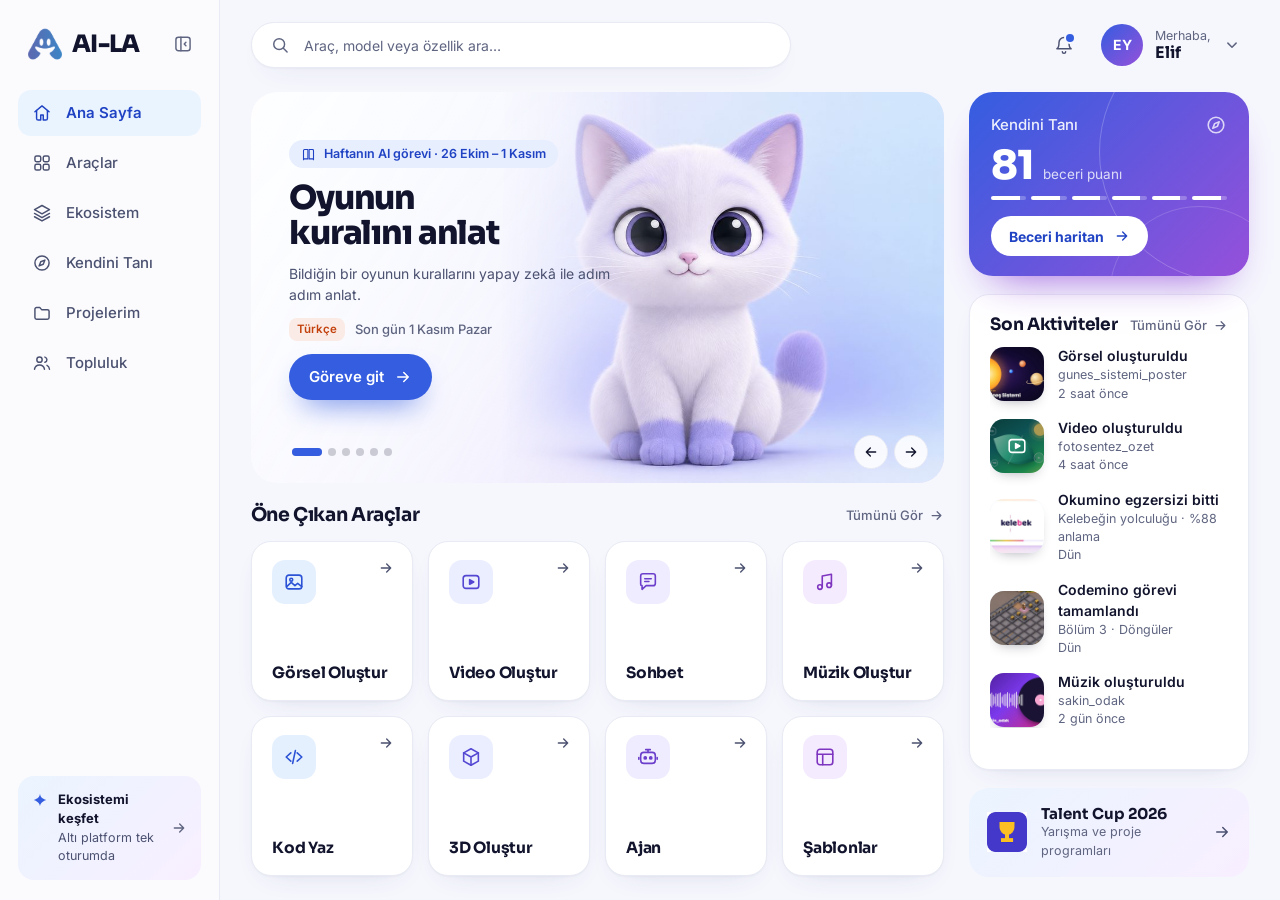
<file: panel.html>
<!doctype html>
<html lang="tr">
<head>
  <meta charset="utf-8" />
  <meta name="viewport" content="width=device-width, initial-scale=1" />
  <meta name="robots" content="noindex" />
  <title>Ana sayfa · AI-LA</title>
  <meta name="theme-color" content="#f6f7fd" />
  <link rel="icon" type="image/png" href="assets/aila-mark.png" />
  <link rel="preconnect" href="https://fonts.googleapis.com" />
  <link rel="preconnect" href="https://fonts.gstatic.com" crossorigin />
  <link href="https://fonts.googleapis.com/css2?family=Inter:wght@400;500;600;700&family=Sora:wght@600;700;800&display=swap" rel="stylesheet" />
  <link rel="stylesheet" href="css/panel.css" />
  <script type="module" src="js/panel.js"></script>
</head>
<body>
<!-- tek çizgi ailesi (24px, 1.75 kalınlık, yuvarlak uç) -->
<svg width="0" height="0" style="position:absolute" aria-hidden="true">
  <defs>
    <symbol id="i-home" viewBox="0 0 24 24" fill="none" stroke="currentColor" stroke-width="1.75" stroke-linecap="round" stroke-linejoin="round"><path d="M3.5 10.5 12 3.5l8.5 7"/><path d="M5.5 9v9.5a2 2 0 0 0 2 2h3v-6h3v6h3a2 2 0 0 0 2-2V9"/></symbol>
    <symbol id="i-grid" viewBox="0 0 24 24" fill="none" stroke="currentColor" stroke-width="1.75" stroke-linecap="round" stroke-linejoin="round"><rect x="3.5" y="3.5" width="7" height="7" rx="2"/><rect x="13.5" y="3.5" width="7" height="7" rx="2"/><rect x="3.5" y="13.5" width="7" height="7" rx="2"/><rect x="13.5" y="13.5" width="7" height="7" rx="2"/></symbol>
    <symbol id="i-layers" viewBox="0 0 24 24" fill="none" stroke="currentColor" stroke-width="1.75" stroke-linecap="round" stroke-linejoin="round"><path d="m12 3 9 5-9 5-9-5z"/><path d="m3 12.5 9 5 9-5M3 16.5l9 5 9-5"/></symbol>
    <symbol id="i-compass" viewBox="0 0 24 24" fill="none" stroke="currentColor" stroke-width="1.75" stroke-linecap="round" stroke-linejoin="round"><circle cx="12" cy="12" r="8.5"/><path d="m15.5 8.5-2 5-5 2 2-5z"/></symbol>
    <symbol id="i-folder" viewBox="0 0 24 24" fill="none" stroke="currentColor" stroke-width="1.75" stroke-linecap="round" stroke-linejoin="round"><path d="M3.5 7.5a2 2 0 0 1 2-2h4l2 2.5h7a2 2 0 0 1 2 2v7.5a2 2 0 0 1-2 2h-13a2 2 0 0 1-2-2z"/></symbol>
    <symbol id="i-people" viewBox="0 0 24 24" fill="none" stroke="currentColor" stroke-width="1.75" stroke-linecap="round" stroke-linejoin="round"><circle cx="9" cy="8" r="3.2"/><path d="M3 19.5c.6-3.2 3-5 6-5s5.4 1.8 6 5"/><path d="M15.5 4.9a3.2 3.2 0 0 1 0 6.2M18 14.8c1.6.7 2.7 2.2 3 4.7"/></symbol>
    <symbol id="i-search" viewBox="0 0 24 24" fill="none" stroke="currentColor" stroke-width="1.75" stroke-linecap="round" stroke-linejoin="round"><circle cx="11" cy="11" r="6.5"/><path d="m16 16 4.5 4.5"/></symbol>
    <symbol id="i-bell" viewBox="0 0 24 24" fill="none" stroke="currentColor" stroke-width="1.75" stroke-linecap="round" stroke-linejoin="round"><path d="M6 9a6 6 0 1 1 12 0c0 6 2.5 7.5 2.5 7.5h-17S6 15 6 9"/><path d="M10 20a2 2 0 0 0 4 0"/></symbol>
    <symbol id="i-down" viewBox="0 0 24 24" fill="none" stroke="currentColor" stroke-width="2" stroke-linecap="round" stroke-linejoin="round"><path d="m6.5 9.5 5.5 5.5 5.5-5.5"/></symbol>
    <symbol id="i-arrow" viewBox="0 0 24 24" fill="none" stroke="currentColor" stroke-width="2" stroke-linecap="round" stroke-linejoin="round"><path d="M5 12h14M13 6l6 6-6 6"/></symbol>
    <symbol id="i-spark" viewBox="0 0 24 24" fill="currentColor"><path d="M12 2.5c.5 4.6 2.9 7 9.5 9.5-6.6 2.5-9 4.9-9.5 9.5-.5-4.6-2.9-7-9.5-9.5 6.6-2.5 9-4.9 9.5-9.5z"/></symbol>
    <symbol id="i-image" viewBox="0 0 24 24" fill="none" stroke="currentColor" stroke-width="1.75" stroke-linecap="round" stroke-linejoin="round"><rect x="3.5" y="4.5" width="17" height="15" rx="3"/><circle cx="9" cy="9.5" r="1.6"/><path d="m4 17 5-4.5 4 3.5 3-2.5 4.5 3.5"/></symbol>
    <symbol id="i-video" viewBox="0 0 24 24" fill="none" stroke="currentColor" stroke-width="1.75" stroke-linecap="round" stroke-linejoin="round"><rect x="3.5" y="5" width="17" height="14" rx="3"/><path d="M10.5 9.5v5l4.5-2.5z" fill="currentColor"/></symbol>
    <symbol id="i-chat" viewBox="0 0 24 24" fill="none" stroke="currentColor" stroke-width="1.75" stroke-linecap="round" stroke-linejoin="round"><path d="M4 5.5A2.5 2.5 0 0 1 6.5 3h11A2.5 2.5 0 0 1 20 5.5v8a2.5 2.5 0 0 1-2.5 2.5H10l-4.5 4v-4A1.5 1.5 0 0 1 4 14.5z"/><path d="M8.5 8.5h7M8.5 11.5h4.5"/></symbol>
    <symbol id="i-music" viewBox="0 0 24 24" fill="none" stroke="currentColor" stroke-width="1.75" stroke-linecap="round" stroke-linejoin="round"><path d="M9 17.5V5.5l10-2v12"/><circle cx="6.5" cy="17.5" r="2.5"/><circle cx="16.5" cy="15.5" r="2.5"/></symbol>
    <symbol id="i-code" viewBox="0 0 24 24" fill="none" stroke="currentColor" stroke-width="1.75" stroke-linecap="round" stroke-linejoin="round"><path d="m8.5 7.5-5 4.5 5 4.5M15.5 7.5l5 4.5-5 4.5M13.5 5l-3 14"/></symbol>
    <symbol id="i-cube" viewBox="0 0 24 24" fill="none" stroke="currentColor" stroke-width="1.75" stroke-linecap="round" stroke-linejoin="round"><path d="m12 3 8 4.5v9L12 21l-8-4.5v-9z"/><path d="m4 7.5 8 4.5 8-4.5M12 12v9"/></symbol>
    <symbol id="i-agent" viewBox="0 0 24 24" fill="none" stroke="currentColor" stroke-width="1.75" stroke-linecap="round" stroke-linejoin="round"><rect x="4" y="7" width="16" height="12" rx="3.5"/><path d="M12 7V4M9.5 4h5"/><circle cx="9" cy="13" r="1.2" fill="currentColor"/><circle cx="15" cy="13" r="1.2" fill="currentColor"/><path d="M2 12.5v2M22 12.5v2"/></symbol>
    <symbol id="i-template" viewBox="0 0 24 24" fill="none" stroke="currentColor" stroke-width="1.75" stroke-linecap="round" stroke-linejoin="round"><rect x="3.5" y="3.5" width="17" height="17" rx="3"/><path d="M3.5 9h17M9.5 9v11.5"/></symbol>
    <symbol id="i-book" viewBox="0 0 24 24" fill="none" stroke="currentColor" stroke-width="1.75" stroke-linecap="round" stroke-linejoin="round"><path d="M4 5.5A1.5 1.5 0 0 1 5.5 4H11v15H5.5A1.5 1.5 0 0 0 4 20.5z"/><path d="M20 5.5A1.5 1.5 0 0 0 18.5 4H13v15h5.5a1.5 1.5 0 0 1 1.5 1.5z"/></symbol>
    <symbol id="i-heart" viewBox="0 0 24 24" fill="none" stroke="currentColor" stroke-width="1.75" stroke-linecap="round" stroke-linejoin="round"><path d="M12 20s-7.5-4.6-7.5-10.2A4.3 4.3 0 0 1 12 7.3a4.3 4.3 0 0 1 7.5 2.5C19.5 15.4 12 20 12 20z"/></symbol>
    <symbol id="i-wand" viewBox="0 0 24 24" fill="none" stroke="currentColor" stroke-width="1.75" stroke-linecap="round" stroke-linejoin="round"><path d="m4 20 11-11M14 4v3M19.5 9.5h-3M17.5 5.5l-2 2M18 14v2M19 15h-2"/></symbol>
    <symbol id="i-mic" viewBox="0 0 24 24" fill="none" stroke="currentColor" stroke-width="1.75" stroke-linecap="round" stroke-linejoin="round"><rect x="9" y="3" width="6" height="11" rx="3"/><path d="M5.5 11a6.5 6.5 0 0 0 13 0M12 17.5V21"/></symbol>
    <symbol id="i-doc" viewBox="0 0 24 24" fill="none" stroke="currentColor" stroke-width="1.75" stroke-linecap="round" stroke-linejoin="round"><path d="M6.5 3h7l4 4v12.5a1.5 1.5 0 0 1-1.5 1.5h-9.5A1.5 1.5 0 0 1 5 19.5v-15A1.5 1.5 0 0 1 6.5 3z"/><path d="M13 3v4.5h4.5M8.5 12h7M8.5 15.5h5"/></symbol>
    <symbol id="i-slides" viewBox="0 0 24 24" fill="none" stroke="currentColor" stroke-width="1.75" stroke-linecap="round" stroke-linejoin="round"><rect x="3" y="4" width="18" height="12" rx="2.5"/><path d="M12 16v4M8.5 20h7M7 8.5h6M7 11.5h4"/></symbol>
    <symbol id="i-layout" viewBox="0 0 24 24" fill="none" stroke="currentColor" stroke-width="1.75" stroke-linecap="round" stroke-linejoin="round"><rect x="3.5" y="3.5" width="17" height="17" rx="3"/><path d="M3.5 9h17M9.5 9v11.5"/></symbol>
    <symbol id="i-sidebar" viewBox="0 0 24 24" fill="none" stroke="currentColor" stroke-width="1.75" stroke-linecap="round" stroke-linejoin="round"><rect x="3.5" y="4" width="17" height="16" rx="3"/><path d="M9.5 4v16M15.5 10l-2 2 2 2"/></symbol>
  </defs>
</svg>

<div class="app">
  <aside class="side">
    <div class="side-head">
      <a class="brand" href="#ana"><img src="assets/aila-mark.png" alt="" width="34" height="34"><span>AI-LA</span></a>
      <button type="button" class="side-toggle" aria-expanded="true" aria-controls="side-nav" aria-label="Menüyü daralt" data-side-toggle><svg class="icon" aria-hidden="true"><use href="#i-sidebar" /></svg></button>
    </div>
    <nav id="side-nav" aria-label="Ana menü">
      <ul class="nav">
        <li><a href="#ana" data-nav="ana" title="Ana Sayfa"><svg class="icon"><use href="#i-home" /></svg><span class="nav-label">Ana Sayfa</span></a></li>
        <li><a href="#araclar" data-nav="araclar" title="Araçlar"><svg class="icon"><use href="#i-grid" /></svg><span class="nav-label">Araçlar</span></a></li>
        <li><a href="#ekosistem" data-nav="ekosistem" title="Ekosistem"><svg class="icon"><use href="#i-layers" /></svg><span class="nav-label">Ekosistem</span></a></li>
        <li><a href="#kendini-tani" data-nav="kendini-tani" title="Kendini Tanı"><svg class="icon"><use href="#i-compass" /></svg><span class="nav-label">Kendini Tanı</span></a></li>
        <li><a href="#projelerim" data-nav="projelerim" title="Projelerim"><svg class="icon"><use href="#i-folder" /></svg><span class="nav-label">Projelerim</span></a></li>
        <li><a href="#topluluk" data-nav="topluluk" title="Topluluk"><svg class="icon"><use href="#i-people" /></svg><span class="nav-label">Topluluk</span></a></li>
      </ul>
    </nav>
    <a class="side-more" href="#ekosistem" title="Ekosistemi keşfet">
      <svg class="icon" aria-hidden="true"><use href="#i-spark" /></svg>
      <span><strong>Ekosistemi keşfet</strong><span>Altı platform tek oturumda</span></span>
      <svg class="icon go" aria-hidden="true"><use href="#i-arrow" /></svg>
    </a>
  </aside>

  <div class="content">
    <header class="bar">
      <label class="search"><svg class="icon" aria-hidden="true"><use href="#i-search" /></svg><input type="search" placeholder="Araç, model veya özellik ara…" aria-label="Ara" data-search></label>
      <button type="button" class="icon-btn" aria-label="Bildirimler"><svg class="icon"><use href="#i-bell" /></svg><span class="dot"></span></button>
      <button type="button" class="user" aria-label="Hesap menüsü">
        <span class="avatar" data-avatar>EY</span>
        <span class="user-name"><span>Merhaba,</span><strong data-name>Elif</strong></span>
        <svg class="icon" aria-hidden="true"><use href="#i-down" /></svg>
      </button>
    </header>

    <!-- ana sayfa -->
    <div class="view home" data-view="ana">
      <main class="main">
        <!-- bu hafta: içerik js/hafta.js'ten; görevler, yarışma, haftanın projesi, iki üretim, ilham -->
        <section class="hero week" aria-roledescription="karusel" aria-label="Bu hafta" data-week>
          <h1 class="sr-only">Ana sayfa</h1>
          <div class="slides" data-slides aria-live="off"></div>
          <div class="week-nav">
            <div class="dots" role="tablist" aria-label="Slaytlar" data-dots></div>
            <button type="button" class="wk-btn" aria-label="Önceki" data-prev><svg class="icon" aria-hidden="true"><use href="#i-arrow" /></svg></button>
            <button type="button" class="wk-btn" aria-label="Sonraki" data-next><svg class="icon" aria-hidden="true"><use href="#i-arrow" /></svg></button>
          </div>
        </section>
        <section class="tools" aria-labelledby="tools-h">
          <div class="head"><h2 id="tools-h">Öne Çıkan Araçlar</h2><a href="#araclar">Tümünü Gör<svg class="icon" aria-hidden="true"><use href="#i-arrow" /></svg></a></div>
          <ul class="tool-grid" data-tools></ul>
        </section>
      </main>
      <aside class="rail">
        <a class="kt" href="#kendini-tani" aria-labelledby="kt-h">
          <span class="kt-top"><span id="kt-h">Kendini Tanı</span><svg class="icon" aria-hidden="true"><use href="#i-compass" /></svg></span>
          <span class="kt-score"><strong>81</strong><span>beceri puanı</span></span>
          <span class="kt-bars" data-kt-bars aria-hidden="true"></span>
          <span class="kt-btn">Beceri haritan<svg class="icon" aria-hidden="true"><use href="#i-arrow" /></svg></span>
        </a>
        <section class="acts" aria-labelledby="acts-h">
          <div class="head"><h2 id="acts-h">Son Aktiviteler</h2><a href="#projelerim">Tümünü Gör<svg class="icon" aria-hidden="true"><use href="#i-arrow" /></svg></a></div>
          <ul data-acts></ul>
        </section>
        <a class="cup" href="#ekosistem">
          <img src="assets/talentcup-mark.png" alt="" width="40" height="40">
          <span><strong>Talent Cup 2026</strong><span>Yarışma ve proje programları</span></span>
          <svg class="icon" aria-hidden="true"><use href="#i-arrow" /></svg>
        </a>
      </aside>
    </div>

    <!-- görev ayrıntısı: #gorev/<id>, karuseldeki görevlerden açılır -->
    <section class="view page task" data-view="gorev" aria-labelledby="gorev-h" hidden>
      <a class="back" href="#ana"><svg class="icon" aria-hidden="true"><use href="#i-arrow" /></svg>Ana sayfa</a>
      <div class="task-card" data-task></div>
    </section>

    <!-- araçlar -->
    <section class="view page fit" data-view="araclar" aria-labelledby="araclar-h" hidden>
      <div class="page-head">
        <div><h1 id="araclar-h">Araçlar</h1><p>Okulunun açtığı yapay zekâ araçları, seviyene göre ayarlı.</p></div>
        <div class="chips" role="group" aria-label="Kategori" data-tool-chips></div>
      </div>
      <ul class="tool-grid all" data-all-tools></ul>
      <p class="empty" data-tools-empty hidden>Bu aramayla eşleşen araç yok.</p>
    </section>

    <!-- ekosistem -->
    <section class="view page fit" data-view="ekosistem" aria-labelledby="eko-h" hidden>
      <div class="page-head">
        <div><h1 id="eko-h">Ekosistem</h1><p>Tek oturumla geçtiğin platformlar. Buradaki çalışmaların beceri haritanı besler.</p></div>
      </div>
      <ul class="eco-grid" data-eco></ul>
    </section>

    <!-- kendini tanı: veri evrenindeki beceri haritasının aynısı -->
    <section class="view page km" data-view="kendini-tani" aria-labelledby="km-h" hidden>
      <div class="km-side">
        <div class="page-head"><div><h1 id="km-h">Kendini Tanı</h1><p>Ekosistemdeki çalışmaların Maarif Modeli’nin altı beceri alanına işlenir.</p></div></div>
        <div class="km-score"><strong data-km-score>81</strong><span>genel beceri puanı<br><b>7. sınıf · 6 platform</b></span></div>
        <ul class="karne" role="listbox" aria-label="Beceri karnesi" data-karne></ul>
        <p class="advice-line"><span>Öneri</span> <span data-advice></span></p>
      </div>
      <div class="km-stage" data-km-stage>
        <canvas data-km-canvas aria-hidden="true"></canvas>
        <div class="km-labels" data-km-labels></div>
      </div>
    </section>

    <!-- projelerim -->
    <section class="view page" data-view="projelerim" aria-labelledby="proj-h" hidden>
      <div class="page-head">
        <div><h1 id="proj-h">Projelerim</h1><p>Ürettiğin her şey burada; kaldığın yerden devam et.</p></div>
        <div class="chips" role="group" aria-label="Tür" data-proj-chips></div>
      </div>
      <ul class="proj-grid" data-proj></ul>
    </section>

    <!-- topluluk -->
    <section class="view page" data-view="topluluk" aria-labelledby="com-h" hidden>
      <div class="page-head">
        <div><h1 id="com-h">Topluluk</h1><p>Okulundaki arkadaşlarının paylaştığı çalışmalar.</p></div>
      </div>
      <div class="com">
        <ul class="feed" data-feed></ul>
        <aside class="com-side">
          <a class="challenge" href="#">
            <span class="ch-top">Haftanın görevi</span>
            <strong>Şehrinin geleceğini tasarla</strong>
            <span>Görsel Oluştur ile 2050’de yaşadığın şehri hayal et, sınıfınla paylaş.</span>
            <span class="ch-meta"><b>3 gün</b> kaldı · 42 katılım</span>
            <span class="kt-btn">Katıl<svg class="icon" aria-hidden="true"><use href="#i-arrow" /></svg></span>
          </a>
          <section class="top-list" aria-labelledby="top-h">
            <h2 id="top-h">Bu hafta öne çıkanlar</h2>
            <ol data-top></ol>
          </section>
        </aside>
      </div>
    </section>
  </div>
</div>
</body>
</html>
</file>
<file: css/panel.css>
/* AI-LA paneli: kenar menü + karşılama + öne çıkan araçlar + sağ sütun (Kendini Tanı, son aktiviteler, Talent Cup).
   Okul rengi --s; --v aynı rengin mora kaydırılmış eşi (JS, OKLCH). Masaüstünde tek ekran, kaydırma yok. */
:root {
  --s: #345de0; --s-ink: #2a4bc0; --s-tint: #eef2fd; --v: #7b5cf0; --v-tint: #f3effe;
  --bg: #f6f7fd; --card: #fff; --ink: #11142c; --ink-2: #4b5170; --ink-3: #5f6580;
  --line: #e8eaf4;
  --font: "Inter", system-ui, -apple-system, "Segoe UI", sans-serif;
  --display: "Sora", "Inter", system-ui, sans-serif;
  --ease: cubic-bezier(.22, 1, .36, 1);
  --shadow: 0 1px 2px rgba(17, 20, 44, .03), 0 10px 30px -18px rgba(40, 50, 120, .22);
  --r: 20px;
}
*, *::before, *::after { box-sizing: border-box; }
html, body { height: 100%; }
body { margin: 0; background: var(--bg); color: var(--ink); font: 400 15px/1.5 var(--font); -webkit-font-smoothing: antialiased; overflow: hidden; }
h1, h2, p { margin: 0; }
ul { margin: 0; padding: 0; list-style: none; }
a { color: inherit; text-decoration: none; }
button, input { font: inherit; color: inherit; }
img, svg { display: block; }
.icon { width: 20px; height: 20px; flex: none; }
:focus-visible { outline: 2px solid var(--s); outline-offset: 2px; border-radius: 10px; }

.app { display: grid; grid-template-columns: 248px minmax(0, 1fr); height: 100dvh; transition: grid-template-columns .35s var(--ease); }
/* daraltılmış menü: yalnız ikonlar; yazılar title ipucunda */
.side-head { display: flex; align-items: center; justify-content: space-between; gap: 8px; }
.side-toggle { display: grid; place-items: center; flex: none; width: 36px; height: 36px; border: 0; border-radius: 10px; background: none; color: var(--ink-3); cursor: pointer; transition: background .2s, color .2s; }
.side-toggle:hover { background: #eef0f8; color: var(--ink); }
.side-toggle .icon { transition: transform .35s var(--ease); }
.app.is-collapsed { grid-template-columns: 80px minmax(0, 1fr); }
.is-collapsed .side { padding-inline: 14px; align-items: center; }
.is-collapsed .side-head { flex-direction: column; gap: 14px; }
.is-collapsed .brand { padding: 0; }
.is-collapsed .brand span, .is-collapsed .nav-label, .is-collapsed .side-more > span, .is-collapsed .side-more .go { display: none; }
.is-collapsed .side-toggle .icon { transform: scaleX(-1); }
.is-collapsed .nav a { justify-content: center; width: 50px; padding: 0; }
.is-collapsed .side-more { grid-template-columns: auto; place-items: center; width: 50px; height: 50px; padding: 0; }
.is-collapsed .side-more > .icon:first-child { width: 18px; height: 18px; margin: 0; align-self: center; }
.content { display: grid; grid-template-rows: auto minmax(0, 1fr); gap: clamp(14px, 2.4vh, 24px); min-width: 0; min-height: 0; padding: 20px clamp(20px, 2.4vw, 40px) clamp(16px, 2.6vh, 28px); }
.home { display: grid; grid-template-columns: minmax(0, 1fr) clamp(290px, 23vw, 340px); gap: clamp(20px, 2vw, 32px); min-height: 0; }

/* ---------- kenar menü ---------- */
.side { display: flex; flex-direction: column; gap: 28px; padding: 26px 18px 20px; background: rgba(255, 255, 255, .6); border-right: 1px solid var(--line); }
.brand { display: flex; flex: none; align-items: center; gap: 10px; white-space: nowrap; padding: 0 10px; font: 800 24px/1 var(--display); letter-spacing: -0.03em; }
.brand img { width: 34px; height: 34px; object-fit: contain; }
.nav { display: grid; gap: 4px; }
.nav a { display: flex; align-items: center; gap: 14px; height: 46px; padding: 0 14px; white-space: nowrap; overflow: hidden; border-radius: 13px; color: var(--ink-2); font-weight: 500; transition: background .2s, color .2s; }
.nav a:hover { background: #eef0f8; color: var(--ink); }
.nav a[aria-current="page"] { background: var(--s-tint); color: var(--s-ink); font-weight: 600; }
.side-more { margin-top: auto; display: grid; grid-template-columns: auto 1fr auto; align-items: center; gap: 10px; padding: 14px; border-radius: 16px; background: linear-gradient(135deg, var(--s-tint), var(--v-tint)); font-size: 12.5px; color: var(--ink-2); }
.side-more > .icon:first-child { width: 16px; height: 16px; color: var(--s); align-self: start; margin-top: 2px; }
.side-more strong { display: block; font-size: 13px; color: var(--ink); }
.side-more .go { width: 16px; height: 16px; color: var(--ink-3); transition: transform .25s var(--ease); }
.side-more:hover .go { transform: translateX(3px); }

/* ---------- üst çubuk ve ana sayfa orta sütunu ---------- */
.main { display: grid; grid-template-rows: minmax(0, 1.05fr) minmax(0, 1fr); gap: clamp(14px, 2.4vh, 26px); min-height: 0; }
.bar { display: flex; align-items: center; gap: 12px; }
.search { display: flex; align-items: center; gap: 12px; flex: 0 1 540px; min-width: 0; height: 46px; padding: 0 18px; border: 1px solid var(--line); border-radius: 23px; background: var(--card); box-shadow: var(--shadow); color: var(--ink-3); }
.search input { flex: 1; min-width: 0; border: 0; outline: 0; background: none; font-size: 14px; color: var(--ink); }
.search input::placeholder { color: var(--ink-3); }
.search:focus-within { border-color: color-mix(in oklab, var(--s) 45%, var(--line)); }
.icon-btn { position: relative; margin-left: auto; display: grid; place-items: center; width: 42px; height: 42px; border: 0; border-radius: 12px; background: none; color: var(--ink-2); cursor: pointer; }
.icon-btn:hover { background: #eceff8; }
.dot { position: absolute; top: 10px; right: 11px; width: 8px; height: 8px; border-radius: 50%; background: var(--s); box-shadow: 0 0 0 2px var(--bg); }
.user { display: flex; align-items: center; gap: 12px; padding: 4px 8px 4px 4px; border: 0; border-radius: 30px; background: none; cursor: pointer; text-align: left; }
.user:hover { background: #eceff8; }
.avatar { display: grid; place-items: center; width: 42px; height: 42px; border-radius: 50%; background: linear-gradient(135deg, var(--s), var(--v)); color: #fff; font: 700 14px/1 var(--font); }
.user-name { display: grid; line-height: 1.2; }
.user-name span { font-size: 12.5px; color: var(--ink-3); }
.user-name strong { font: 700 16px/1.2 var(--display); letter-spacing: -0.01em; }
.user > .icon { width: 18px; height: 18px; color: var(--ink-3); }

.hero { position: relative; overflow: hidden; display: grid; grid-template-columns: minmax(0, 1fr) minmax(0, 1fr); align-items: center; min-height: 0; border-radius: 26px; background:
  linear-gradient(115deg, rgba(255, 255, 255, .95) 0%, rgba(255, 255, 255, .55) 42%, transparent 70%),
  linear-gradient(135deg, var(--s-tint), color-mix(in oklab, var(--v-tint) 70%, var(--v) 12%)); }
.cta { display: inline-flex; align-items: center; gap: 10px; height: 52px; padding: 0 22px; border-radius: 26px; background: var(--s); color: #fff; font-weight: 600; box-shadow: 0 14px 30px -14px var(--s); transition: transform .2s var(--ease), box-shadow .2s; }
.cta .icon { width: 18px; height: 18px; }
.cta .icon:last-child { transition: transform .25s var(--ease); }
.cta:hover { transform: translateY(-1px); box-shadow: 0 18px 34px -14px var(--s); }
.cta:hover .icon:last-child { transform: translateX(3px); }

/* ---------- bu hafta karuseli: slaytlar üst üste, etkin olan görünür ---------- */
.sr-only { position: absolute; width: 1px; height: 1px; margin: -1px; overflow: hidden; clip: rect(0 0 0 0); white-space: nowrap; }
.week { display: block; isolation: isolate; }
.slides { position: absolute; inset: 0; }
.slide { position: absolute; inset: 0; opacity: 0; visibility: hidden; transition: opacity .6s var(--ease), visibility 0s .6s; }
.slide.is-on { opacity: 1; visibility: visible; transition: opacity .6s var(--ease); }
.slide[data-tone="dark"] { background: radial-gradient(120% 150% at 88% 30%, color-mix(in oklab, var(--v) 40%, #0d0c22), #0d0c22 62%); color: #fff; }
.slide-media { position: absolute; inset: 0 0 0 36%; }
.slide-media img, .slide-media video { width: 100%; height: 100%; object-fit: cover; -webkit-mask-image: linear-gradient(90deg, transparent, #000 36%); mask-image: linear-gradient(90deg, transparent, #000 36%); }
/* dikey görsel (kupa): kesilmesin, kenarları zemine erisin */
.slide[data-narrow] .slide-media { inset: 4% 6% 4% 50%; }
.slide[data-narrow] .slide-media img { object-fit: contain; mix-blend-mode: lighten; -webkit-mask-image: radial-gradient(closest-side, #000 72%, transparent); mask-image: radial-gradient(closest-side, #000 72%, transparent); }
.slide-copy { position: relative; z-index: 1; display: grid; align-content: center; justify-items: start; gap: clamp(8px, 1.4vh, 14px); height: 100%; max-width: min(58%, 560px); padding: clamp(18px, 3vh, 36px) clamp(22px, 3vw, 44px) calc(clamp(18px, 3vh, 36px) + 34px); }
.kicker { display: inline-flex; align-items: center; gap: 8px; height: 28px; padding: 0 12px; border-radius: 14px; background: color-mix(in oklab, var(--s) 11%, #fff); color: var(--s-ink); font-size: 12.5px; font-weight: 600; white-space: nowrap; }
.kicker .icon { width: 15px; height: 15px; }
.slide h2 { font: 800 clamp(1.5rem, .7rem + 1.7vw, 2.6rem)/1.06 var(--display); letter-spacing: -0.035em; text-wrap: balance; }
.slide h2 span { display: block; color: var(--s); }
.slide-copy > p { max-width: 36ch; font-size: clamp(14px, 1.05vw, 16px); color: var(--ink-2); }
.slide .cta { height: 46px; padding: 0 20px; }
.slide[data-tone="dark"] .kicker { background: rgba(255, 255, 255, .12); color: #fff; }
.slide[data-tone="dark"] h2 span { color: color-mix(in oklab, var(--v) 45%, #fff); }
.slide[data-tone="dark"] .slide-copy > p { color: rgba(255, 255, 255, .8); }
.slide[data-tone="dark"] .cta { background: #fff; color: var(--ink); box-shadow: none; }

/* görev slaytı: ders + son gün */
.wk-meta { display: flex; align-items: center; gap: 10px; font-size: 13px; font-weight: 500; color: var(--ink-3); }
.ders { padding: 3px 8px; border-radius: 8px; background: color-mix(in oklab, var(--d) 11%, #fff); color: var(--d); font-size: 11.5px; font-weight: 600; white-space: nowrap; }

.slide blockquote { margin: 0; }
.nw { white-space: nowrap; }
.slide blockquote p { font: 700 clamp(1.45rem, .7rem + 1.6vw, 2.4rem)/1.15 var(--display); letter-spacing: -0.03em; text-wrap: balance; }
.slide blockquote footer { margin-top: 12px; font-size: 14px; color: rgba(255, 255, 255, .75); }

.week-nav { position: absolute; z-index: 2; left: clamp(22px, 3vw, 44px); right: 16px; bottom: 14px; display: flex; align-items: center; gap: 6px; }
.dots { display: flex; margin-right: auto; }
.dots button { display: grid; place-items: center; height: 26px; padding: 0 3px; border: 0; background: none; cursor: pointer; }
.dots i { position: relative; display: block; width: 8px; height: 8px; overflow: hidden; border-radius: 4px; background: color-mix(in oklab, var(--ink) 20%, transparent); transition: width .35s var(--ease); }
.dots [aria-selected="true"] i { width: 30px; }
.dots i::after { content: ""; position: absolute; inset: 0; background: var(--s); transform: scaleX(0); transform-origin: left; }
.dots [aria-selected="true"] i::after { transform: scaleX(1); }
.dots .is-fill i::after { animation: wk-fill var(--dur) linear both; }
@keyframes wk-fill { from { transform: scaleX(0); } to { transform: scaleX(1); } }
.wk-btn { display: grid; place-items: center; width: 34px; height: 34px; border: 1px solid var(--line); border-radius: 50%; background: rgba(255, 255, 255, .85); color: var(--ink); cursor: pointer; transition: background .2s; }
.wk-btn:hover { background: #fff; }
.wk-btn .icon { width: 16px; height: 16px; }
[data-prev] .icon { transform: scaleX(-1); }
.week[data-tone="dark"] .dots i { background: rgba(255, 255, 255, .3); }
.week[data-tone="dark"] .dots i::after { background: #fff; }
.week[data-tone="dark"] .wk-btn { border-color: rgba(255, 255, 255, .22); background: rgba(255, 255, 255, .12); color: #fff; }
.week[data-tone="dark"] .wk-btn:hover { background: rgba(255, 255, 255, .22); }
.week[data-tone="dark"] :focus-visible { outline-color: #fff; }

/* ---------- görev sayfası ---------- */
.back { display: inline-flex; align-items: center; gap: 6px; justify-self: start; font-size: 13.5px; font-weight: 500; color: var(--ink-3); }
.back .icon { width: 16px; height: 16px; transform: scaleX(-1); }
.back:hover { color: var(--ink); }
.task-card { display: grid; gap: clamp(16px, 2.6vh, 24px); max-width: 880px; padding: clamp(22px, 3vw, 38px); border-radius: 24px; background: var(--card); box-shadow: var(--shadow); }
.task-meta { display: flex; align-items: center; gap: 10px; font-size: 13px; color: var(--ink-3); }
.task-head h1 { margin-top: 10px; font: 800 clamp(1.6rem, 1.1rem + 1.2vw, 2.3rem)/1.1 var(--display); letter-spacing: -0.035em; }
.task-facts { display: flex; flex-wrap: wrap; gap: 10px 32px; margin: 14px 0 0; }
.task-facts dt { font-size: 12px; color: var(--ink-3); }
.task-facts dd { margin: 2px 0 0; font-weight: 600; }
.state { display: inline-block; padding: 2px 10px; border-radius: 10px; background: #eef0f8; font-size: 13px; }
.state[data-state="Değerlendiriliyor"] { background: #e7eefe; color: #1d4ed8; }
.task-card h2 { margin-bottom: 8px; font: 700 17px/1.3 var(--display); }
.task-card section > p { max-width: 70ch; color: var(--ink-2); }
.crit { display: grid; gap: 8px; margin: 0; padding: 0; list-style: none; counter-reset: c; }
.crit li { display: flex; align-items: center; gap: 12px; padding: 10px 14px; border: 1px solid var(--line); border-radius: 14px; counter-increment: c; }
.crit li::before { content: counter(c); display: grid; place-items: center; flex: none; width: 26px; height: 26px; border-radius: 50%; background: var(--s-tint); color: var(--s-ink); font-size: 12px; font-weight: 600; }
.req { margin-left: auto; padding: 3px 8px; border-radius: 8px; background: #fdecea; color: #b42318; font-size: 11.5px; font-weight: 600; white-space: nowrap; }
.task-actions { display: flex; flex-wrap: wrap; align-items: center; gap: 12px; }
.task-actions .cta { height: 46px; }
.ghost { display: inline-flex; align-items: center; height: 46px; padding: 0 18px; border: 1px solid var(--line); border-radius: 23px; font-weight: 600; color: var(--ink-2); }
.ghost:hover { color: var(--ink); border-color: color-mix(in oklab, var(--s) 35%, var(--line)); }

.head { display: flex; align-items: center; justify-content: space-between; gap: 12px; }
.head h2 { font: 700 19px/1.2 var(--display); letter-spacing: -0.02em; }
.head a { display: inline-flex; align-items: center; gap: 6px; font-size: 13px; font-weight: 500; color: var(--ink-3); }
.head a .icon { width: 15px; height: 15px; transition: transform .25s var(--ease); }
.head a:hover { color: var(--s-ink); }
.head a:hover .icon { transform: translateX(2px); }

.tools { display: grid; grid-template-rows: auto minmax(0, 1fr); gap: 14px; min-height: 0; }
.tool-grid { display: grid; grid-template-columns: repeat(4, minmax(0, 1fr)); grid-template-rows: repeat(2, minmax(0, 1fr)); gap: clamp(10px, 1.2vw, 16px); min-height: 0; }
.tool-grid > li { display: grid; min-height: 0; container-type: size; }
@container (max-height: 146px) { .tool > span:not(.tool-icon) { display: none !important; } }
.tool { display: flex; flex-direction: column; gap: 6px; min-height: 0; padding: clamp(14px, 2vh, 20px) 20px; border: 1px solid var(--line); border-radius: var(--r); background: var(--card); box-shadow: var(--shadow); transition: transform .25s var(--ease), box-shadow .25s; }
.tool:hover { transform: translateY(-3px); box-shadow: 0 2px 4px rgba(17, 20, 44, .04), 0 20px 36px -20px rgba(40, 50, 120, .32); }
.tool-icon { flex: none; display: grid; place-items: center; width: 44px; height: 44px; margin-bottom: auto; border-radius: 13px; background: var(--tint); color: var(--hue); }
.tool-icon .icon { width: 22px; height: 22px; }
.tool strong { margin-top: 10px; font: 700 15.5px/1.25 var(--display); letter-spacing: -0.015em; }
.tool > span:not(.tool-icon) { display: -webkit-box; -webkit-box-orient: vertical; -webkit-line-clamp: 2; overflow: hidden; font-size: 13px; color: var(--ink-3); line-height: 1.45; }
.tool { position: relative; }
.tool .go { position: absolute; top: clamp(14px, 2vh, 20px); right: 18px; flex: none; width: 16px; height: 16px; color: var(--ink-2); transition: transform .25s var(--ease), color .2s; }
.tool:hover .go { transform: translateX(3px); color: var(--hue); }

/* ---------- sağ sütun ---------- */
.rail { display: flex; flex-direction: column; gap: clamp(12px, 2vh, 20px); min-height: 0; }

/* Kendini Tanı: referanstaki kredi kartının yerinde, okul renginden mora geçen kart */
.kt { position: relative; overflow: hidden; display: grid; gap: 10px; padding: 22px 22px 20px; border-radius: 24px; color: #fff; background: linear-gradient(135deg, var(--s) 0%, var(--v) 100%); box-shadow: 0 22px 40px -24px var(--v); }
.kt::before, .kt::after { content: ""; position: absolute; pointer-events: none; border-radius: 50%; border: 1px solid rgba(255, 255, 255, .22); }
.kt::before { width: 260px; height: 260px; right: -110px; top: -70px; }
.kt::after { width: 180px; height: 180px; right: -40px; bottom: -110px; border-color: rgba(255, 255, 255, .16); }
.kt > * { position: relative; }
.kt-top { display: flex; align-items: center; justify-content: space-between; font-size: 15px; font-weight: 500; color: rgba(255, 255, 255, .9); }
.kt-top .icon { width: 22px; height: 22px; opacity: .85; }
.kt-score { display: flex; align-items: baseline; gap: 10px; }
.kt-score strong { font: 800 40px/1 var(--display); letter-spacing: -0.03em; }
.kt-score span { font-size: 13.5px; color: rgba(255, 255, 255, .8); }
.kt-bars { display: grid; grid-template-columns: repeat(6, 1fr); gap: 5px; }
.kt-bars i { height: 4px; border-radius: 2px; background: linear-gradient(90deg, #fff var(--p), rgba(255, 255, 255, .25) var(--p)); }
.kt-btn { justify-self: start; display: inline-flex; align-items: center; gap: 10px; height: 40px; margin-top: 6px; padding: 0 18px; border-radius: 20px; background: #fff; color: var(--s-ink); font-size: 14px; font-weight: 700; transition: transform .2s var(--ease); }
.kt-btn .icon { width: 16px; height: 16px; transition: transform .25s var(--ease); }
.kt:hover .kt-btn .icon { transform: translateX(3px); }

.acts { flex: 1; min-height: 0; display: flex; flex-direction: column; gap: 10px; padding: 20px; border: 1px solid var(--line); border-radius: var(--r); background: var(--card); box-shadow: var(--shadow); overflow: hidden; }
.acts .head h2 { font-size: 17px; }
/* kart boyu sabit; sığmayan aktiviteler kartın içinde kayar, yarım kalan satır görünmez */
.acts ul { display: grid; align-content: start; gap: clamp(8px, 1.6vh, 16px); min-height: 0; overflow-y: auto; margin-right: -8px; padding-right: 8px; scrollbar-width: thin; scrollbar-color: #d6daea transparent; overscroll-behavior: contain; }
.act { display: grid; grid-template-columns: 54px 1fr; gap: 14px; align-items: center; }
.act-thumb { position: relative; display: grid; place-items: center; width: 54px; height: 54px; overflow: hidden; border-radius: 14px; background: var(--s-tint); box-shadow: 0 6px 14px -8px rgba(17, 20, 44, .45); }
.act-thumb img { width: 100%; height: 100%; object-fit: cover; }
.act-thumb .icon { width: 22px; height: 22px; }
.act-thumb.play::after { content: ""; position: absolute; inset: 0; background: rgba(17, 20, 44, .35); }
.act-thumb.play .icon { position: absolute; z-index: 1; color: #fff; }
.act strong { display: block; font-size: 14px; font-weight: 600; }
.act-text span { display: block; font-size: 12.5px; color: var(--ink-3); line-height: 1.45; }

.cup { display: grid; grid-template-columns: auto 1fr auto; align-items: center; gap: 14px; padding: 16px 18px; border-radius: var(--r); background: linear-gradient(135deg, var(--s-tint), var(--v-tint)); }
.cup img { width: 40px; height: 40px; object-fit: contain; }
.cup strong { display: block; font: 700 15px/1.3 var(--display); }
.cup span span { display: block; font-size: 12.5px; color: var(--ink-3); }
.cup > .icon { width: 18px; height: 18px; color: var(--ink-2); transition: transform .25s var(--ease); }
.cup:hover > .icon { transform: translateX(3px); }

/* =========================================================
   Menü sayfaları: hepsi üst çubuğun altında, kendi içinde kayar; sayfa gövdesi kaymaz
   ========================================================= */
.view[hidden] { display: none !important; }
.page { min-height: 0; overflow-y: auto; display: grid; align-content: start; gap: clamp(16px, 2.4vh, 24px); padding: 4px 6px 8px 2px; margin: -4px -6px 0 -2px; scrollbar-width: thin; }
.page-head { display: flex; align-items: flex-end; justify-content: space-between; gap: 16px 24px; flex-wrap: wrap; }
.page-head h1 { font: 800 clamp(1.6rem, 1.1rem + 1.2vw, 2.2rem)/1.1 var(--display); letter-spacing: -0.035em; }
.page-head p { margin-top: 6px; color: var(--ink-2); max-width: 60ch; }
.chips { display: flex; flex-wrap: wrap; gap: 6px; }
.chip { height: 38px; padding: 0 16px; border: 1px solid var(--line); border-radius: 19px; background: var(--card); color: var(--ink-2); font-size: 14px; font-weight: 500; cursor: pointer; transition: background .2s, color .2s, border-color .2s; }
.chip:hover { border-color: color-mix(in oklab, var(--s) 35%, var(--line)); color: var(--ink); }
.chip[aria-pressed="true"] { background: var(--s); border-color: var(--s); color: #fff; }
.empty { color: var(--ink-3); }

/* Araçlar: tüm araçlar, sabit yükseklikli kartlar */
/* Araçlar ve Ekosistem tek ekrana sığar: başlık + kalan yüksekliği paylaşan ızgara */
.page.fit { grid-template-rows: auto minmax(0, 1fr); align-content: stretch; overflow: hidden; }
.tool-grid.all { grid-template-rows: repeat(4, minmax(0, 1fr)); }

/* Ekosistem: ürün ekranı üstte, logo ve beslediği beceriler altta */
.eco-grid { display: grid; grid-template-columns: repeat(3, minmax(0, 1fr)); grid-template-rows: repeat(2, minmax(0, 1fr)); gap: clamp(12px, 1.4vw, 20px); min-height: 0; }
.eco-grid > li { display: grid; min-height: 0; }
.eco { display: flex; flex-direction: column; min-height: 0; overflow: hidden; border: 1px solid var(--line); border-radius: 22px; background: var(--card); box-shadow: var(--shadow); transition: transform .25s var(--ease), box-shadow .25s; }
.eco:hover { transform: translateY(-3px); box-shadow: 0 2px 4px rgba(17, 20, 44, .04), 0 22px 40px -22px rgba(40, 50, 120, .35); }
.eco-shot { position: relative; flex: 1 1 0; min-height: 60px; overflow: hidden; background: var(--s-tint); } /* ekran görüntüsü kalan yüksekliği alır */
.eco-shot img { width: 100%; height: 100%; object-fit: cover; transition: transform .6s var(--ease); }
.eco:hover .eco-shot img { transform: scale(1.04); }
.eco-body { flex: none; display: grid; gap: 6px; padding: 12px 18px 14px; }
.eco-logo { display: flex; align-items: center; height: 30px; }
.eco-logo img { max-height: 28px; max-width: 150px; width: auto; }
.eco-logo img.mono { filter: brightness(0); }
.eco-tc { display: flex; align-items: center; gap: 8px; font: 800 15.5px/1 var(--display); }
.eco-tc img { height: 28px; }
.eco-word { font: 700 16px/1.2 var(--display); letter-spacing: -0.02em; }
.eco-text { font-size: 13.5px; color: var(--ink-2); line-height: 1.45; }
.eco-feeds { display: flex; align-items: center; gap: 6px; padding-top: 8px; border-top: 1px solid var(--line); font-size: 12.5px; font-weight: 500; color: var(--s-ink); }
.eco-feeds .icon { width: 15px; height: 15px; }

/* Kendini Tanı: solda karne, sağda veri evrenindeki beceri haritası */
.km { grid-template-columns: minmax(280px, 340px) minmax(0, 1fr); align-content: stretch; overflow: hidden; }
.km-side { display: flex; flex-direction: column; gap: 18px; min-height: 0; overflow-y: auto; }
.km-score { display: flex; align-items: center; gap: 14px; padding: 16px 18px; border-radius: 18px; color: #fff; background: linear-gradient(135deg, var(--s), var(--v)); }
.km-score strong { font: 800 42px/1 var(--display); letter-spacing: -0.04em; font-variant-numeric: tabular-nums; }
.km-score span { font-size: 13px; line-height: 1.4; color: rgba(255, 255, 255, .85); }
.km-score b { color: #fff; font-weight: 600; }
.karne { display: grid; border-top: 1px solid var(--line); }
.karne li { display: grid; grid-template-columns: 1fr auto; align-items: center; gap: 6px 12px; padding: 10px 4px; border-bottom: 1px solid var(--line); cursor: pointer; }
.karne .k-name { font-size: 14px; color: var(--ink-2); }
.karne li:hover .k-name, .karne li[aria-selected="true"] .k-name { color: var(--ink); }
.karne li[aria-selected="true"] .k-name { font-weight: 600; }
.karne .k-val { font: 700 14.5px/1 var(--font); font-variant-numeric: tabular-nums; }
.karne .k-bar { grid-column: 1 / -1; height: 3px; border-radius: 2px; background: #e9ecf5; overflow: hidden; }
.karne .k-bar i { display: block; height: 100%; width: 0; border-radius: inherit; background: color-mix(in oklab, var(--c) 80%, #000 20%); transition: width .8s var(--ease); }
.karne li.weak .k-name::after { content: " (gelişim alanı)"; font-size: 12.5px; color: var(--ink-3); font-weight: 400; }
.advice-line { font-size: 14px; line-height: 1.55; color: var(--ink); }
.advice-line span:first-child { font-weight: 600; color: var(--s-ink); }

/* harita sahnesi: veri evreninin koyu zemini; etiket stilleri page.css ile aynı dil */
.km-stage { position: relative; min-height: 420px; overflow: hidden; border-radius: 24px; background: radial-gradient(120% 90% at 50% 45%, #1a1840 0%, #0b0a1c 70%);
  --ink: #f2f3ff; --ink-2: #b9bdd8; --ink-3: #8d92b3; --mono: ui-monospace, "SFMono-Regular", Consolas, monospace; }
.km-stage canvas { position: absolute; inset: 0; width: 100%; height: 100%; }
.km-labels { position: absolute; inset: 0; pointer-events: none; }
.km-stage.no-gl { display: grid; place-items: center; }
.lbl { position: absolute; left: 0; top: 0; will-change: transform, opacity; opacity: 0; transition: opacity .4s var(--ease); }
.lbl.on { opacity: 1; }
.lbl-prod { display: flex; align-items: center; padding: 6px 9px; border-radius: 12px; background: rgba(255, 255, 255, .96); color: #10122c; box-shadow: 0 14px 30px -14px rgba(0, 0, 0, .8); }
.lbl-prod .logo { display: grid; place-items: center; height: 22px; }
.lbl-prod img { height: 16px; width: auto; max-width: 84px; }
.lbl-prod.mono img { filter: brightness(0); }
.lbl-prod .tc { display: flex; align-items: center; gap: 6px; font: 800 11px/1 var(--display); white-space: nowrap; }
.lbl-prod .tc img { height: 16px; }
.lbl-hub { display: grid; grid-template-columns: auto 1fr auto; align-items: center; gap: 4px 8px; min-width: 118px; padding: 6px 10px; pointer-events: auto; cursor: pointer; border: 1px solid color-mix(in oklch, var(--c) 45%, transparent); border-radius: 10px; background: rgba(11, 10, 28, .74); backdrop-filter: blur(6px); color: var(--ink); }
.lbl-hub .glyph { width: 11px; height: 11px; background: var(--c); }
.glyph.circle { border-radius: 50%; }
.glyph.diamond { transform: rotate(45deg) scale(.85); }
.glyph.square { border-radius: 2px; }
.glyph.triangle { clip-path: polygon(50% 0, 100% 100%, 0 100%); }
.glyph.hex { clip-path: polygon(25% 0, 75% 0, 100% 50%, 75% 100%, 25% 100%, 0 50%); }
.glyph.ring { border-radius: 50%; background: transparent !important; box-shadow: inset 0 0 0 3px var(--c); }
.lbl-hub b { font: 600 12.5px/1.2 var(--font); white-space: nowrap; }
.lbl-hub .val { font: 600 13px/1 var(--mono); font-variant-numeric: tabular-nums; }
.lbl-hub .bar { grid-column: 1 / -1; height: 3px; border-radius: 9px; background: rgba(255, 255, 255, .1); overflow: hidden; }
.lbl-hub .bar i { display: block; height: 100%; width: calc(var(--v) * 1%); background: var(--c); border-radius: inherit; transition: width .8s var(--ease); }
.lbl-hub.flash { animation: flash .9s var(--ease); }
@keyframes flash { 30% { background: color-mix(in oklch, var(--c) 35%, rgba(11, 10, 28, .74)); } }
.lbl-leaf { display: inline-flex; gap: 6px; align-items: baseline; padding: 4px 8px; border-radius: 7px; background: rgba(11, 10, 28, .78); font: 500 11.5px/1 var(--font); color: var(--ink-2); white-space: nowrap; }
.lbl-leaf b { font: 600 11.5px/1 var(--mono); color: var(--ink); font-variant-numeric: tabular-nums; }
.lbl-center { display: grid; justify-items: center; gap: 2px; padding: 9px 16px; border-radius: 999px; background: rgba(11, 10, 28, .7); border: 1px solid rgba(255, 255, 255, .16); backdrop-filter: blur(8px); text-align: center; color: var(--ink); }
.lbl-center b { font: 700 13px/1.2 var(--display); }
.lbl-center strong { font: 800 28px/1 var(--display); letter-spacing: -0.04em; font-variant-numeric: tabular-nums; }

/* Projelerim */
.proj-grid { display: grid; grid-template-columns: repeat(4, minmax(0, 1fr)); gap: clamp(12px, 1.4vw, 20px); }
.proj { display: grid; gap: 10px; }
.proj-shot, .post-shot { position: relative; display: block; aspect-ratio: 4 / 3; overflow: hidden; border-radius: 18px; background: var(--s-tint); box-shadow: var(--shadow); }
.proj-shot img, .post-shot img, .top-shot img { width: 100%; height: 100%; object-fit: cover; transition: transform .6s var(--ease); }
.proj:hover .proj-shot img { transform: scale(1.05); }
.proj-shot.play::after, .post-shot.play::after { content: ""; position: absolute; inset: 0; background: rgba(17, 20, 44, .25); }
.proj-shot.play .icon, .post-shot.play .icon { position: absolute; z-index: 1; left: 50%; top: 50%; width: 44px; height: 44px; margin: -22px 0 0 -22px; color: #fff; }
.proj-meta { display: grid; gap: 2px; padding: 0 4px; }
.proj-meta strong { font: 600 15px/1.3 var(--display); letter-spacing: -0.01em; }
.proj-meta span { font-size: 13px; color: var(--ink-3); }
.proj-meta b { font-weight: 600; color: var(--s-ink); }

/* Topluluk */
.com { display: grid; grid-template-columns: minmax(0, 1fr) clamp(280px, 24vw, 340px); gap: clamp(16px, 2vw, 28px); align-items: start; }
.feed { display: grid; grid-template-columns: repeat(3, minmax(0, 1fr)); gap: clamp(12px, 1.4vw, 20px); }
.post { overflow: hidden; border: 1px solid var(--line); border-radius: 20px; background: var(--card); box-shadow: var(--shadow); }
.post .post-shot { border-radius: 0; box-shadow: none; }
.post-meta { display: grid; grid-template-columns: auto minmax(0, 1fr) auto; align-items: center; gap: 10px; padding: 12px 14px; }
.post-av { display: grid; place-items: center; width: 34px; height: 34px; border-radius: 50%; background: var(--s-tint); color: var(--s-ink); font: 700 12px/1 var(--font); }
.post-text strong { display: block; font-size: 13.5px; font-weight: 600; line-height: 1.3; white-space: nowrap; overflow: hidden; text-overflow: ellipsis; }
.post-text span { display: block; font-size: 12px; color: var(--ink-3); }
.like { display: inline-flex; align-items: center; gap: 5px; height: 32px; padding: 0 10px; border: 1px solid var(--line); border-radius: 16px; background: none; color: var(--ink-2); font-size: 12.5px; cursor: pointer; }
.like .icon { width: 16px; height: 16px; }
.like[aria-pressed="true"] { border-color: #f9c2d6; background: #fff0f5; color: #c0265e; }
.like[aria-pressed="true"] .icon { fill: currentColor; }
.com-side { display: grid; gap: 16px; }
.challenge { position: relative; overflow: hidden; display: grid; gap: 8px; padding: 22px; border-radius: 24px; color: #fff; background: linear-gradient(135deg, var(--s), var(--v)); }
.challenge::before { content: ""; position: absolute; width: 240px; height: 240px; right: -100px; top: -90px; border-radius: 50%; border: 1px solid rgba(255, 255, 255, .22); pointer-events: none; }
.challenge > * { position: relative; }
.ch-top { font-size: 13px; font-weight: 600; color: rgba(255, 255, 255, .8); }
.challenge strong { font: 700 20px/1.2 var(--display); letter-spacing: -0.02em; }
.challenge > span:not(.ch-top):not(.kt-btn) { font-size: 13.5px; color: rgba(255, 255, 255, .85); }
.challenge .ch-meta b { color: #fff; }
.top-list { padding: 18px; border: 1px solid var(--line); border-radius: 20px; background: var(--card); box-shadow: var(--shadow); }
.top-list h2 { margin-bottom: 12px; font: 700 16px/1.2 var(--display); }
.top-list ol { margin: 0; padding: 0; list-style: none; display: grid; gap: 12px; }
.top-list li { display: grid; grid-template-columns: 18px 48px minmax(0, 1fr); align-items: center; gap: 10px; }
.rank { font: 700 14px/1 var(--display); color: var(--ink-3); }
.top-shot { display: block; width: 48px; height: 48px; overflow: hidden; border-radius: 12px; }
.top-text strong { display: block; font-size: 13.5px; font-weight: 600; white-space: nowrap; overflow: hidden; text-overflow: ellipsis; }
.top-text span { display: block; font-size: 12px; color: var(--ink-3); }

/* dar masaüstü: sağ sütun daralır, araç kartları 4 sütun kalır */
@media (max-width: 1280px) {
  .app { grid-template-columns: 220px minmax(0, 1fr); }
  .home { grid-template-columns: minmax(0, 1fr) 280px; }
  .eco-grid, .feed { grid-template-columns: repeat(2, minmax(0, 1fr)); }
  .proj-grid { grid-template-columns: repeat(3, minmax(0, 1fr)); }
  .tool > span:not(.tool-icon) { display: none; }
}
/* tablet ve telefon ya da çok kısa ekran: tek ekran zorlanmaz, sayfa akar */
@media (max-width: 1080px), (max-height: 640px) {
  body { overflow: visible; }
  .app { display: block; height: auto; }
  .side { flex-direction: row; align-items: center; gap: 12px; padding: 12px 16px; border-right: 0; border-bottom: 1px solid var(--line); overflow-x: auto; }
  .nav { display: flex; gap: 4px; }
  .nav a { height: 40px; white-space: nowrap; }
  .side-more { display: none; }
  .side-toggle { display: none; }
  .app.is-collapsed .nav-label, .app.is-collapsed .brand span { display: inline; }
  .app.is-collapsed .side { padding-inline: 16px; align-items: center; }
  .app.is-collapsed .side-head { flex-direction: row; }
  .app.is-collapsed .nav a { width: auto; padding: 0 14px; }
  .content { padding: 16px; }
  .home, .km, .com { grid-template-columns: 1fr; }
  .page { overflow: visible; }
  .km-stage { min-height: 460px; }
  .main { grid-template-rows: none; }
  .hero { min-height: 360px; }
  .task-card { max-width: none; }
  .tool-grid { grid-template-rows: none; grid-template-columns: repeat(2, minmax(0, 1fr)); }
  .tool-grid > li { container-type: normal; }
  .tool { min-height: 150px; }
  .tool > span:not(.tool-icon) { display: -webkit-box; }
  .page.fit { overflow: visible; grid-template-rows: none; }
  .tool-grid.all, .eco-grid { grid-template-rows: none; }
  .tool-grid.all > li { container-type: normal; }
  .eco-shot { flex: none; aspect-ratio: 16 / 9; }
}
@media (max-width: 600px) {
  .nav a { padding: 0 12px; font-size: 14px; }
  .nav a .icon { display: none; }
  .search { height: 42px; }
  .user-name, .user > .icon { display: none; }
  /* telefon: görsel üstte, yazı altta */
  .hero { min-height: 560px; }
  .slide-media, .slide[data-narrow] .slide-media { inset: 0 0 auto 0; height: 230px; }
  .slide-media img, .slide-media video { -webkit-mask-image: linear-gradient(180deg, #000 60%, transparent); mask-image: linear-gradient(180deg, #000 60%, transparent); }
  .slide[data-narrow] .slide-media img { -webkit-mask-image: none; mask-image: none; }
  .slide-copy { align-content: start; max-width: none; padding: 206px 20px 64px; }
  .eco-grid, .feed, .proj-grid { grid-template-columns: 1fr; }
  .tool-grid, .tool-grid.all { grid-template-columns: 1fr; }
}
@media (prefers-reduced-motion: reduce) { *, *::before { transition: none !important; } }
</file>
